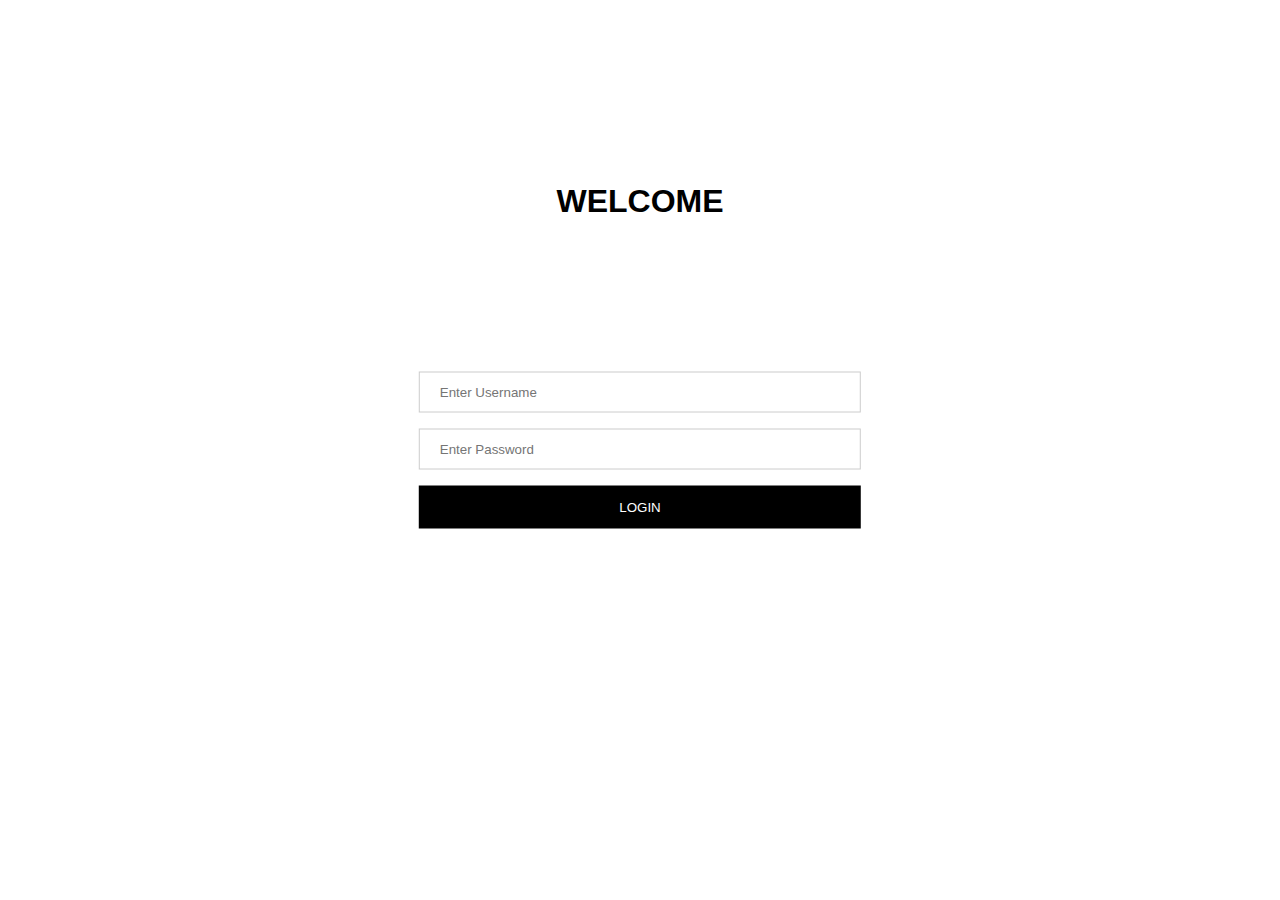
<file: index.html>
<!DOCTYPE html>
<!--- Author: Ante Dujic -->
<html lang="en">
<head>
	<title>Login Page</title>
	<meta charset="UTF-8">
	<link rel="stylesheet" href="style.css">
	<script src="script.js"></script>	
</head>

<!-- 
	Login body color different to the other pages, 
	therefore an id to access it is defined 
-->
<body id="loginBody">

	<!-- Form and heading container -->
	<div class="loginContainer">
		<h1 class="h1">WELCOME</h1>
		<!-- Login form -->
		<form class="login" align="right">
			<!-- Input of type text for username, set to be required (can't be left empty) -->
			<input class="loginDetails" type="text" placeholder="Enter Username" id="uname" name="uname" required>
			<!-- Input of type password, set to be required -->
			<input class="loginDetails" type="password" placeholder="Enter Password" id="pword" name="psw" required>
			<!-- 
				Login button
				Runs login function for validation - see script.js
			-->
			</br><button class="loginButton" type="reset" onclick=login() >LOGIN</button>
		</form>
	</div>


</body>

</html>
</file>
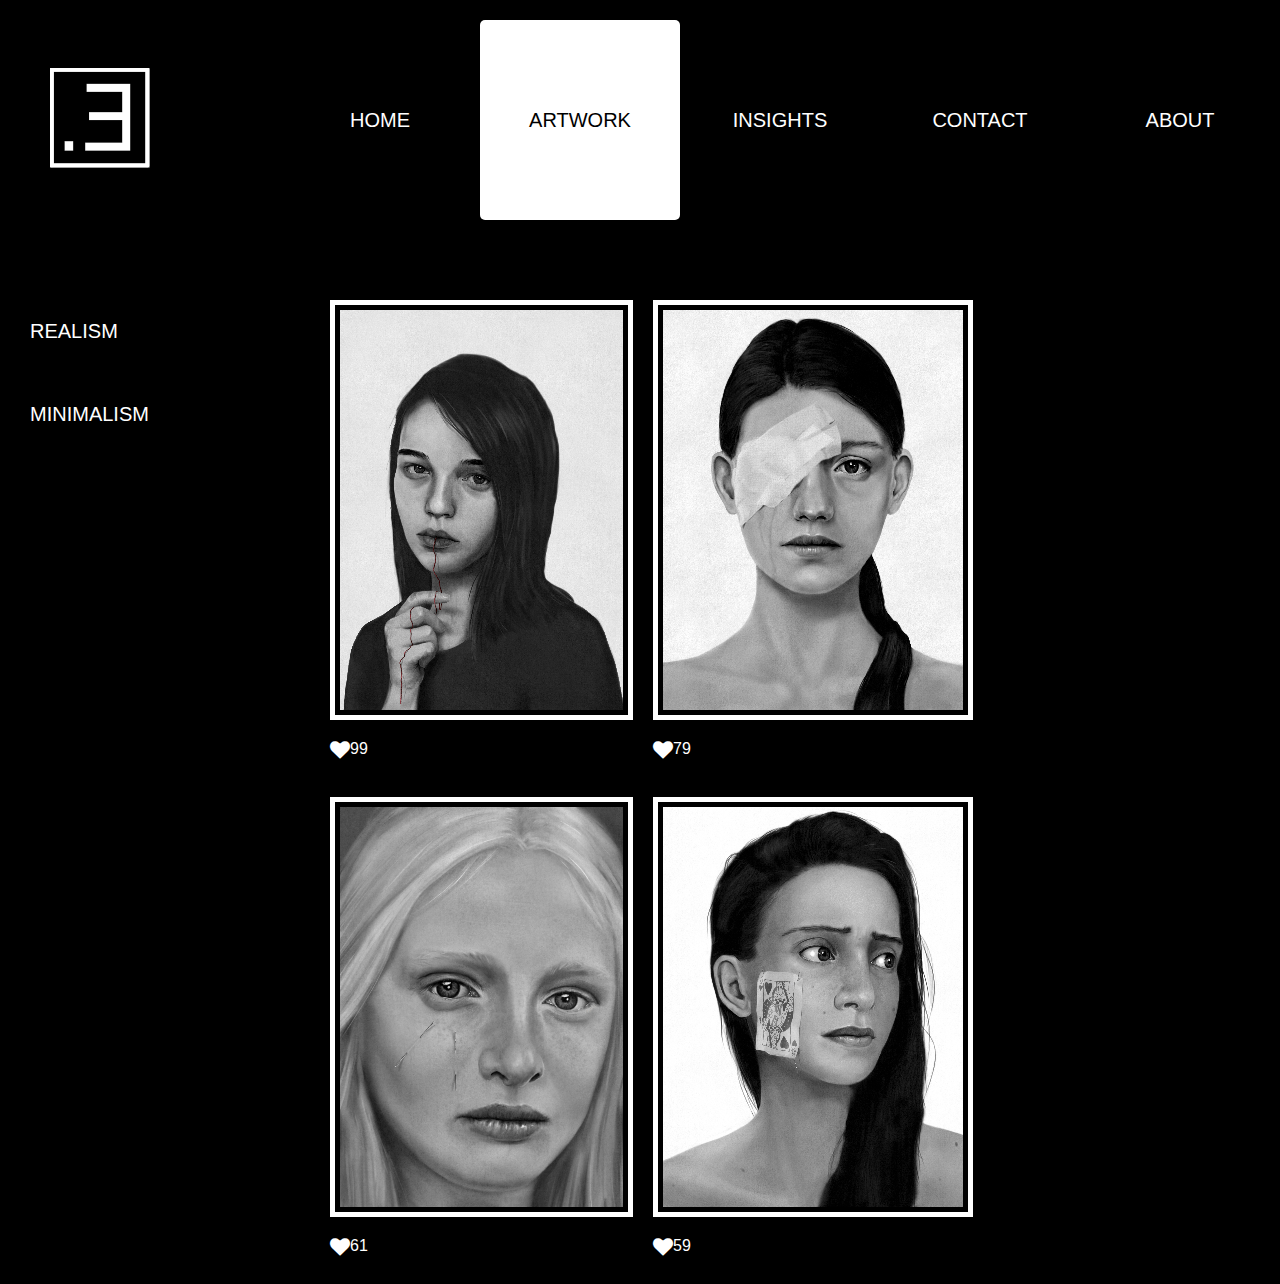
<file: artwork.html>
<!DOCTYPE html>
<!--- Author: Ante Dujic -->
<html lang="en">

<head>
	<title>Artwork Page</title>
	<meta charset="UTF-8">
	<link rel="stylesheet" href="style.css">
	<script src="script.js"></script>
	<!-- To use Font Awesome icons - heart -->
	<link rel="stylesheet" href="https://cdnjs.cloudflare.com/ajax/libs/font-awesome/4.7.0/css/font-awesome.min.css">

</head>

<body>

	<!-- Navigation bar -->
	<nav class="navbar">
		<div class="logoContainer"><img id="logo" src="logoW.png" alt="Logo White", width="100"></div>
		<div class="pages">
			<ul>
				<li><a href="home.html">HOME</a></li>
				<li class="active"><a class="active" href="artwork.html">ARTWORK</a></li>
				<li><a href="insights.html">INSIGHTS</a></li>
				<li><a href="contact.html">CONTACT</a></li>
				<li><a href="about.html">ABOUT</a></li>
			</ul>	
	</nav>

	<!-- Options LHS (Button container) -->
	<div class="buttonContainer">
		<!-- Button: Runs the function to display images (change html style) - see script.js -->
		<button id="button" onclick=showReal()>REALISM</button><br>
		<!-- Button: Runs the function to display images (change html style) - see script.js	-->
		<button id="button" onclick=showMini()>MINIMALISM</button><br>       
	</div>
		
	<!-- Main page content (artwork, heart, likes) for MINIMALISM -->
	<div class="imageContainer" id="gridMini" style="display:none;">
		<div class="images">
			<!-- Image -->
			<img class = "art" src="minimalism/1.jpg" alt="#mini1#" title="mini#1" style="height:400px">
			<!-- Heart -->
			<div class = "heartContainer">
				<!--
					Following applies for each heart class:
					Heart icon on click runs the function that increases the like counter
					It accesses the paragraph through DOM and changes its content (num + 1)
				-->
				<div class="heart"  style="cursor: pointer" onClick="clickOneM()"><i class="fa fa-heart" style="font-size:60px;"></i></div>
			</div>
			<!-- Like -->
			<div id="likeOneM" class ="likeCount"> <p> <i class="fa fa-heart" style="font-size:20px;"></i> </p> <p id="oneM"> </p> </div>
		</div>
		<div class="images">
			<img class = "art" src="minimalism/2.jpg" alt="#mini2#" title="mini#2" style="height:400px">
			<div class = "heartContainer">
				<div class="heart" style="cursor: pointer" onClick="clickTwoM()"><i class="fa fa-heart" style="font-size:60px;"></i></div>
			</div>
			<div id="likeTwoM" class ="likeCount"> <p> <i class="fa fa-heart" style="font-size:20px;"></i> </p> <p id="twoM"> </p> </div>
		</div>
		<div class="images">
			<img class = "art" src="minimalism/3.jpg" alt="#mini3#" title="mini#3" style="height:400px">
			<div class = "heartContainer">
				<div class="heart" style="cursor: pointer" onClick="clickThreeM()"><i class="fa fa-heart" style="font-size:60px;"></i></div>
			</div>
			<div id="likeThreeM" class ="likeCount"> <p> <i class="fa fa-heart" style="font-size:20px;"></i> </p> <p id="threeM"> </p> </div>
		</div>
		<div class="images">
			<img class = "art" src="minimalism/4.jpg" alt="#mini4#" title="mini#4" style="height:400px">
			<div class = "heartContainer">
				<div class="heart" style="cursor: pointer" onClick="clickFourM()"><i class="fa fa-heart" style="font-size:60px;"></i></div>
			</div>
			<div id="likeFourM" class ="likeCount"> <p> <i class="fa fa-heart" style="font-size:20px;"></i> </p> <p id="fourM"> </p> </div>
		</div>
	</div>
	
	<!-- Main page content (artwork, heart, likes) for REALISM -->
	<div class="imageContainer" id="gridReal" style="display:block;">
		<div class="images">
			<img class = "art" src="realism/1.jpg" alt="#real1#" title="real#1" style="height:400px">
			<div class = "heartContainer">
				<div class="heart" style="cursor: pointer" onClick="clickOneR()"><i class="fa fa-heart" style="font-size:60px;"></i></div>
			</div>
			<div id="likeOneR" class ="likeCount"> <p> <i class="fa fa-heart" style="font-size:20px;"></i> </p> <p id="oneR"> </p> </div>
		</div>
		<div class="images">
			<img class = "art" src="realism/2.jpg" alt="#real2#" title="real#2" style="height:400px">
			<div class = "heartContainer">
				<div class="heart" style="cursor: pointer" onClick="clickTwoR()"><i class="fa fa-heart" style="font-size:60px;"></i></div>
			</div>
			<div id="likeTwoR" class ="likeCount"> <p> <i class="fa fa-heart" style="font-size:20px;"></i> </p> <p id="twoR"> </p> </div>
		</div>
		<div class="images">
			<img class = "art" src="realism/3.jpg" alt="#real3#" title="real#3" style="height:400px">
			<div class = "heartContainer">
				<div class="heart" style="cursor: pointer" onClick="clickThreeR()"><i class="fa fa-heart" style="font-size:60px;"></i></div>
			</div>
			<div id="likeThreeR" class ="likeCount"> <p> <i class="fa fa-heart" style="font-size:20px;"></i> </p> <p id="threeR"> </p> </div>
		</div>
		<div class="images">
			<img class = "art" src="realism/4.jpg" alt="#real4#" title="real#4" style="height:400px">
			<div class = "heartContainer">
				<div class="heart" style="cursor: pointer" onClick="clickFourR()"><i class="fa fa-heart" style="font-size:60px;"></i></div>
			</div>
			<div id="likeFourR" class ="likeCount"> <p> <i class="fa fa-heart" style="font-size:20px;"></i> </p> <p id="fourR"> </p> </div>
		</div>
	</div>

	
</body>
<script>
// Defining (initialize) like variables to display under the artwork // 	
let mOne = 37;
let mTwo = 63;
let mThree = 41;
let mFour = 55;
let rOne = 99;
let rTwo = 79;
let rThree = 61;
let rFour = 59;

// Accessing HTML content with specified id ("oneM", "twoM", ...) and input above defined values //
document.getElementById("oneM").innerHTML = mOne;
document.getElementById("twoM").innerHTML = mTwo;
document.getElementById("threeM").innerHTML = mThree;
document.getElementById("fourM").innerHTML = mFour;

document.getElementById("oneR").innerHTML = rOne;
document.getElementById("twoR").innerHTML = rTwo;
document.getElementById("threeR").innerHTML = rThree;
document.getElementById("fourR").innerHTML = rFour;

</script>
</html>
</file>
<file: style.css>
/* SHARED STYLING */
/* ------------------------------------- */

/* Set the page font(s) and remove margin and padding */
body {
	font-family: Arial, Helvetica, sans-serif;
	margin: 0;
	padding: 0;
	background-color:black;
}
/* Set the page font(s) and remove margin and padding for login page only*/
#loginBody {
	font-family: Arial, Helvetica, sans-serif;
	margin: 0;
	padding: 0;
	background-color:white;
}

/* Navigation bar container (logo + pages) positioning */
.navbar {
	/* Display links after logo */
	display: flex;
	/* Display logo and link one on each side, adding space between them */ 
	justify-content: space-between;
	align-items: center;
}

/* Navigation bar resize when resizing window */
@media only screen and (max-width: 1100px) {
  .navbar {
	zoom: 0.7;
  }
}

/* Navigation bar further resize when further resizing window */
@media only screen and (max-width: 800px) {
  .navbar {
	zoom: 0.4;
  }
}

/* Logo positioning and styling*/
.logoContainer {
	position:relative;
	left: 30px;
	margin: 20px;
}

/* Unordered list (pages container) positioning and styling */
.pages ul {
	display: flex;
	font-size: 20px;
}

/* List items (link containers) positioning and styling */
.pages li {
	/* No list styling (e.g. circles) */
	list-style: none;
	/* Add curve to the border */
	border-radius:5px;
	width:200px;
	height:200px;
	text-align: center;
}

/* Links to pages positioning (centre) and styling */
.pages li a {
	position: relative;
	left: 50%;
	top: 50%;
	transform: translate(-50%, -50%);
	display: block;
	text-decoration: none;
	color: white;
	padding: 20px;	
}

/* Effect on hover over list item (Page name) */
.pages li:hover {
	text-decoration: underline;
}

/* Effect when page is active (current page) */
.pages li.active{
	background-color: white;
}

/* Effect when page (link) is active (current page) - done separately for visability */
.pages li a.active{
	color: black;
}
	
/* Page content container positioning (center) and styling */	
.homeWelcome {
	position: relative;
	top: 100px;
	width: 500px;
	color: white;
	margin: auto;
	font-size: 100px;
}


			/* LOGIN PAGE */
/* ------------------------------------- */

/* Position the login form in the center of the screen */ 
.login {
	position: absolute;
	left: 50%;
	top: 50%;
	transform: translate(-50%, -50%); 
}

/* Position the class h1 ("WELCOME") above the login form */
.h1 {
	left: 50%;
	top: 20%;
	position: absolute;
	transform: translate(-50%, -50%); 
}

/* Style the login button */
.loginButton {
	background-color: black;
	color: white;
	padding: 14px 20px;
	margin: 8px 0;
	border: none;
	/* Change cursor when hovered over - indicates it's clickable */
	cursor: pointer;
	width: 100%;
}

/* Style the forms */
.loginDetails {
	width: 100%;
	padding: 12px 20px;
	margin: 8px 0;
	border: 1px solid #ccc;
	/* Include padding and border in an element's total width and height */
	box-sizing: border-box;
}

			/* HOME PAGE */
/* ------------------------------------- */

/* "WECLOME TO" text positioning and styling 
	Aligned to the left side, with set font color, size and padding
*/ 
.welcome {
	color: white;
	text-align: left;
	font-size: 20px;
	padding: 20px;
}

/* "ART PAGE" text positioning and styling 
	Aligned to the right side, with set font color, size and padding
*/
.artPage {
	color: white;
	text-align: right;
	font-size: 20px;
	padding: 20px;
}

/* Animation
	Shows the first two words - name (ANTE DUJIC) that moves down the screen
	revealing the letters behind.
	Reference 1 - CSS amended from: https://codepen.io/lefoy/pen/oXadRa
*/

/* Container, set in the middle */
.wrapper {
	top: 50%;
	left: 50%;	 
	font-size: 0;
}

/* Name letters styling and positioning */
.letter {
	width: 100px;
	display: inline-block;
	vertical-align: middle;
	position: relative;
	overflow: hidden;
	font-family: arial;
	font-size: 100px;
	font-weight: 600;
	text-align: center;
}

/* Name letters before the animation starts styling
	Letters positioned and animation name and time set
 */
.letter:before {
	position: absolute;
	top: 0;
	left: 0;
	width: 100%;
	background-color: black;
	margin-top: -216px;
	animation-name: letterAnime;
	animation-duration: 7s;
}

/*  Each name letter defined below */
.letter:nth-child(1):before {
	content: "A";
}

.letter:nth-child(2):before {
	content: "N";
}

.letter:nth-child(3):before {
	content: "T";
}

.letter:nth-child(4):before {
	content: "E";
}

.letter:nth-child(5):before {
	content: "";
}

.letter:nth-child(6):before {
	content: "D";
}

.letter:nth-child(7):before {
	content: "U";
}

.letter:nth-child(8):before {
	content: "J";
}

.letter:nth-child(9):before {
	content: "I";
}

.letter:nth-child(10):before {
	content: "C";

}

/* Animation - moving letters from their current position down */
@keyframes letterAnime {
	from {
		margin-top: 0px;
	}
	to {
		margin-top: 200px;
	}
}
/* END Reference 1 */


			/* ARTWORK PAGE */
/* ------------------------------------- */

/* Button container ("MINIMALISM" & "REALISM") positioning */
.buttonContainer {
	position:relative;
	top:50px;
	clear:left;
	float:left;
	/* Width set to 20% (75% filled with images container) */
	width:20%;
}

/* Buttons styling and positioning */
#button {
	background-color: black;
	border: none;
	color: white;
	padding: 30px 30px;
	text-align: left;
	font-size: 20px;
	cursor: pointer;
}

/* Effect when hover over buttons */
#button:hover {
	text-decoration: underline;
}

/* Container for all content (artwork, heart, likes) positioning and styling */
.imageContainer {
	position:relative;
	top:50px;
	clear:right;
	float:right;
	/* Width set to 75% (20% filled with options menu) */
	width: 75%;
	color: white;
}

/* Image container styling and positioning */
.images {
	position:relative;
	padding:10px;
	float:left;
	/* 	Opacity set to 1 - will be reduced on hover */ 
	opacity: 1;
}

/* Artwork styling - set border style and padding */
.art {
	border: 5px solid white;
	padding: 5px;
}

/* Heart icon container positioning and styling */
.heartContainer {
	/* 	Opacity set to 0 (invisible) */
	opacity: 0;
	position: absolute;
	top: 50%;
	left: 50%;
	transform: translate(-50%, -50%);
	text-align: center;
}

/* Effect when hover over artwork */
.images:hover .art {
	/* 	Opacity decreses from 1 to 0.5 */ 
	opacity: 0.5;
}

/* Effect when hover over heart icon container */
.images:hover .heartContainer {
	/* Opacity increases from 0 to 1, making it visible */
	opacity: 1;
}

/* Heart icon postion and styling */
.heart {
	text-align: center;
	padding: 10px;
}

/* When hover over heart icon becomes black indicating it's clickable */
.heart:hover{
	color: black;
}

/* Effect when heart is clicked on */
.heart:active {
	/* Change size (downscale) */
	transform: scale(0.90);
}

/* Heart icon under the image (likes) positioned next to heart icon */
.likeCount{
	display: flex;
}


			/* INSIGHTS PAGE */
/* ------------------------------------- */

/* Form container styling and positioning, set to the left side of the page */
.optionsMenu {
	position: relative;
	clear:left;
	float:left;
	left: 50px;
	top: 20px;
	width:200px;
	color:white;
	padding: 20px;
	border-radius: 5px;
}

/* Any select type form styling */
select {
	width: 100%;
	padding: 12px;
	border: 1px solid #ccc;
	border-radius: 4px;
	box-sizing: border-box;
	margin-top: 6px;
	margin-bottom: 16px;
}

/* Draw Chart button styling */
.drawButton{
	background-color: black;
	color: white;
	padding: 12px 20px;
	border: none;
	border-radius: 4px;
	border: 2px solid white;
	cursor: pointer;
}

/* Event when hovered over the button changes background and font color */
.drawButton:hover {
	background-color: white;
	color: black;
}

/* Styling of the input of color type */
input[type=color]{
	width: 55%;
	border: 1px solid;
	border-radius: 4px;
	/* Include padding and border in an element's total width and height */
	box-sizing: border-box;
	margin-top: 6px;
	margin-bottom: 16px;
}

/* Area for the plot to be drawn in positioning */
#graphContainer{
	position:relative;
	top:100px;
	clear:right;
	float:right;
	/* Take 75% of the total width (from the right) */
	width: 75%;
}

/* Color the bars on the plot when hovered over */
rect:hover {
	fill: #737373;
}

/* Color axis */
.axisWhite line{
	stroke: white;
}
/* Color axis */
.axisWhite path{
	stroke: white;
}
/* Color axis */
.axisWhite text{
	fill: white;
}

			/* CONTACT PAGE */
/* ------------------------------------- */

/* Form container positioning and styling */
.formContainer{
	position: relative;
	clear:left;
	float:left;
	left: 50px;
	top: 20px;
	width:500px;
	color:white;
	padding: 20px;
	/* Add curve to the border */
	border-radius: 5px;
}

/* Text type forms styling */
.inputText {
	width: 50%;
	padding: 12px;
	border: 1px solid #ccc;
	border-radius: 4px;
	box-sizing: border-box;
	margin-top: 6px;
	margin-bottom: 16px;
	resize: vertical;
}

/* Textarea form styling */
textarea {
	width: 100%;
	padding: 12px;
	border: 1px solid #ccc;
	border-radius: 4px;
	box-sizing: border-box;
	margin-top: 6px;
	margin-bottom: 16px;
	resize: vertical;
}

/* Button styling */
.inputSubmit {
	background-color: black;
	color: white;
	padding: 12px 20px;
	border: none;
	border-radius: 4px;
	border: 2px solid white;
	cursor: pointer;
}

/* Effect on button hover */
.inputSubmit:hover {
	background-color: white;
	color: black;
}


			/* ABOUT PAGE */
/* ------------------------------------- */

/* Content box put to the middle of the page */
.about {
	width: 700px;
	position: relative;
	/* Center on window resize */
	margin: auto;
}

/* Page decription positioning relative to the box above and styling */
#aboutProject {
	position: relative;
	color:white;
	width: 100%;
	font-size: 30px;
	text-align: justify;
	padding: 20px;
	/* Add bottom border (styling) */
	border-bottom: 2px solid white;
}

/* Red dot positioning relative to the box above and styling */
#redDot {
	position: relative;
	color:#880808;
	width: 100%;
	padding: 20px;
	text-align: center;
}
/* Red heart positioning relative to the box above and styling
	opacity set to 0 (invisible)
*/
#redHeart {
	position: relative;
	color:#880808;
	width: 100%;
	padding: 20px;
	text-align: center;
	/* Opacity set to 0 (invisible) */
	opacity: 0;
}
</file>
